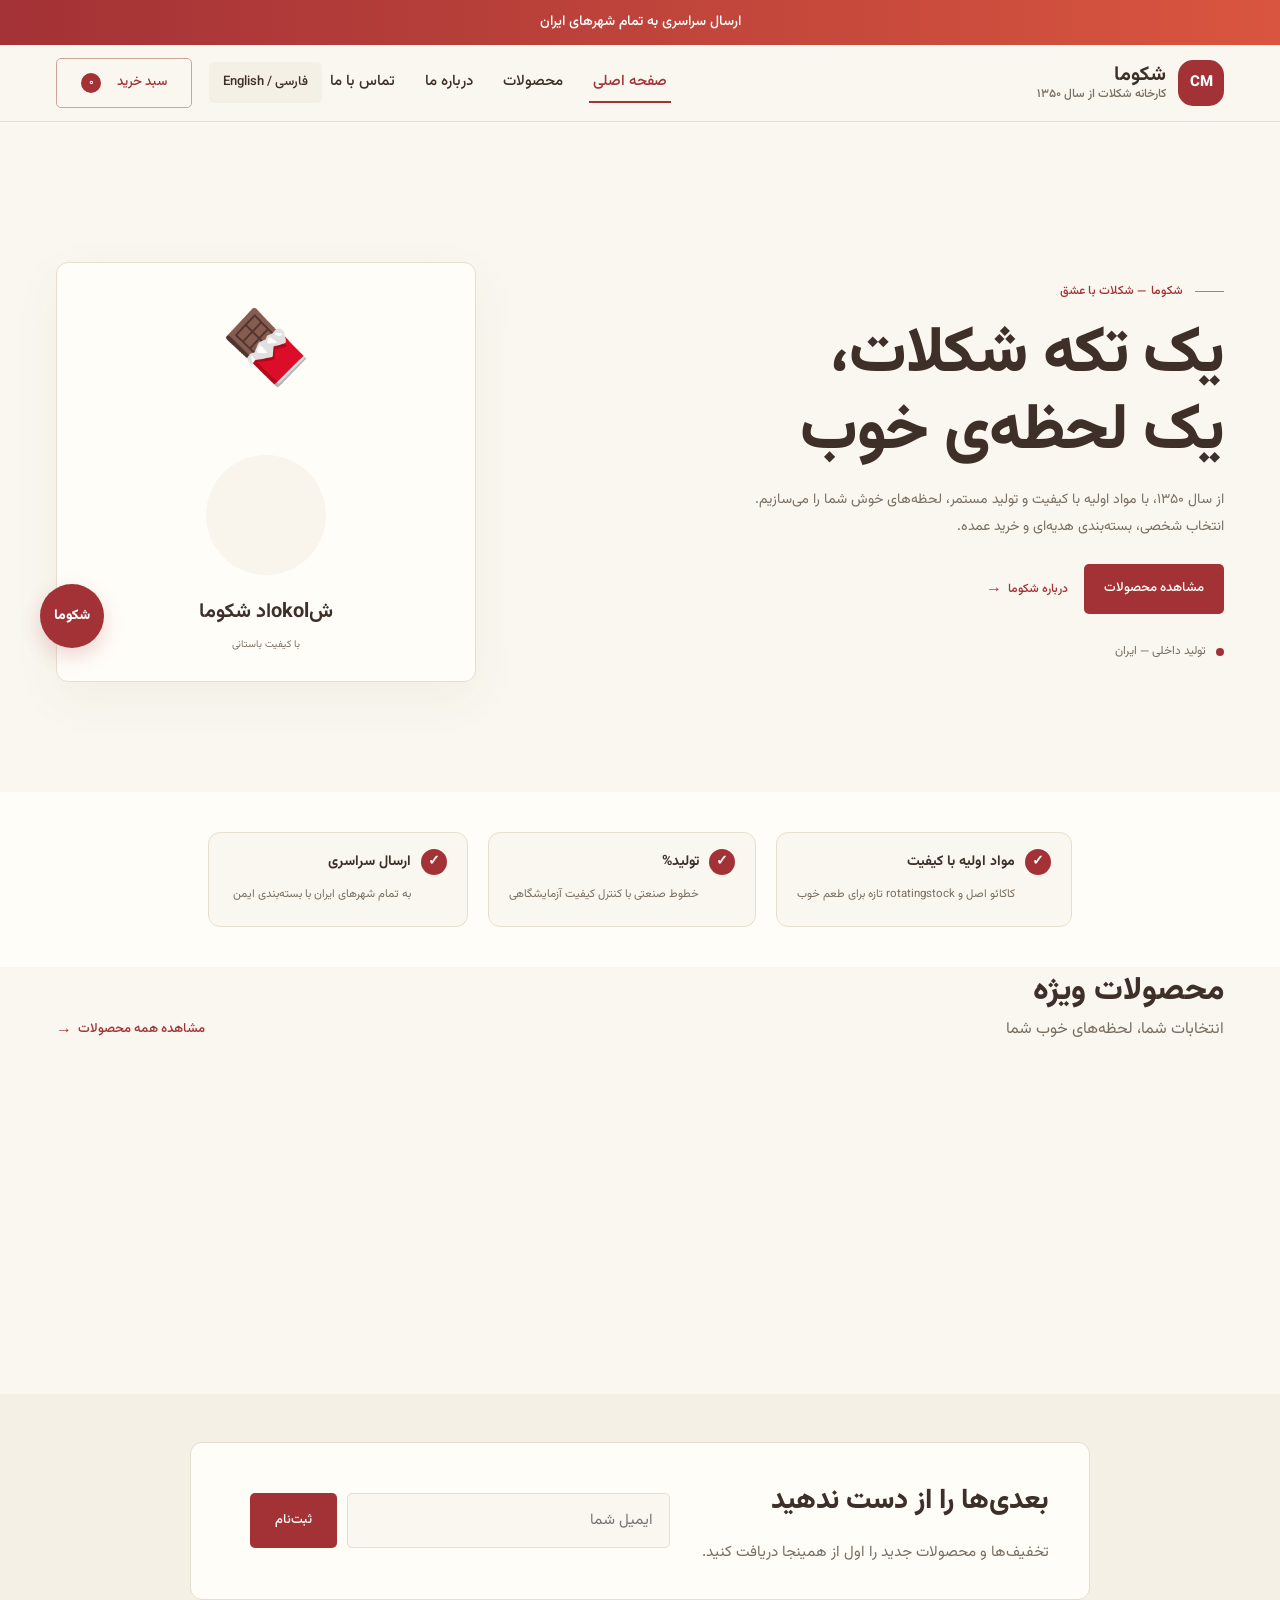
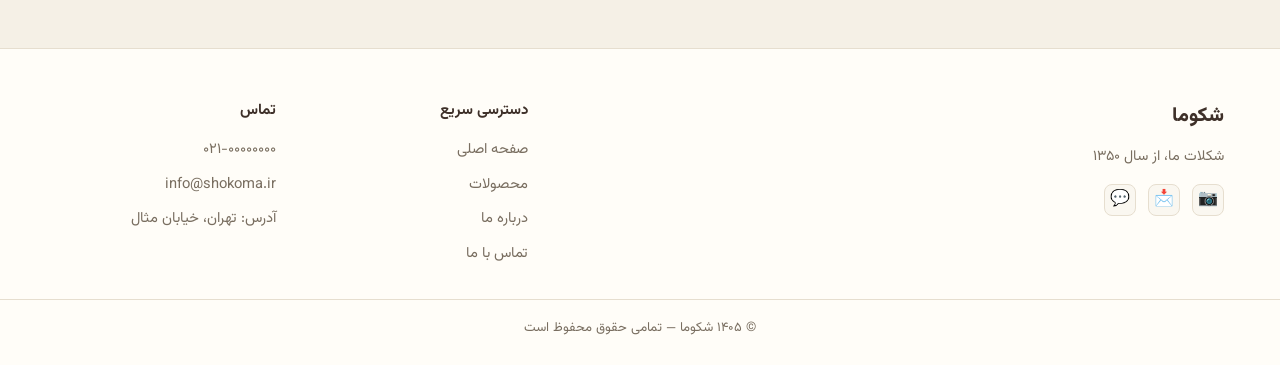
<file: index.html>
<!DOCTYPE html>
<html lang="fa" dir="rtl">
<head>
  <meta charset="UTF-8">
  <meta name="viewport" content="width=device-width, initial-scale=1.0">
  <meta name="color-scheme" content="only light">
  <meta name="theme-color" content="#faf7f0">
  <meta name="description" content="شکوما، کارخانه شکلات و برند choco Ma از سال ۱۳۵۰.">
  <title>شکوما | یک تکه شکلات، یک لحظه‌ی خوب</title>
  <link rel="preconnect" href="https://fonts.googleapis.com">
  <link rel="preconnect" href="https://fonts.gstatic.com" crossorigin>
  <link href="https://fonts.googleapis.com/css2?family=Vazirmatn:wght@300;400;500;700;800&display=swap" rel="stylesheet">
  <link rel="stylesheet" href="style.css">
</head>
<body>
  <a class="skip-link" href="#main-content">skip to content</a>
  <div class="top-bar" role="status" aria-live="polite"><span id="topText">ارسال سراسری به تمام شهرهای ایران</span></div>
  <header class="header" id="main-header">
    <div class="container header-inner">
      <a href="index.html" class="logo" aria-label="شکوما صفحه اصلی">
        <span class="logo-mark">CM</span>
        <div><strong class="wordmark">شکوما</strong><span class="brand-sub">کارخانه شکلات از سال ۱۳۵۰</span></div>
      </a>
      <button class="menu-toggle" aria-label="باز کردن منو" aria-expanded="false" aria-controls="main-nav"><span class="menu-bar"></span><span class="menu-bar"></span><span class="menu-bar"></span></button>
      <nav class="desktop-nav" id="main-nav">
        <ul class="nav-list">
          <li><a href="index.html" class="nav-link active">صفحه اصلی</a></li>
          <li><a href="products.html" class="nav-link">محصولات</a></li>
          <li><a href="about.html" class="nav-link">درباره ما</a></li>
          <li><a href="contact.html" class="nav-link">تماس با ما</a></li>
        </ul>
        <div class="header-actions">
          <button class="lang-btn" aria-label="تغییر زبان">فارسی / English</button>
          <a href="products.html" class="btn btn-outline cart-btn" aria-label="سبد خرید">سبد خرید <span class="cart-count" id="cartCount">0</span></a>
        </div>
      </nav>
    </div>
  </header>
  <section class="hero" id="main-content">
    <div class="container hero-grid">
      <div class="hero-copy">
        <p class="eyebrow">شکوما — شکلات با عشق</p>
        <h1>یک تکه شکلات، <br>یک لحظه‌ی خوب</h1>
        <p class="hero-description">از سال ۱۳۵۰، با مواد اولیه با کیفیت و تولید مستمر، لحظه‌های خوش شما را می‌سازیم. انتخاب شخصی، بسته‌بندی هدیه‌ای و خرید عمده.</p>
        <div class="hero-actions">
          <a href="products.html" class="btn btn-primary">مشاهده محصولات</a>
          <a href="about.html" class="text-link">درباره شکوما <span class="arrow">→</span></a>
        </div>
        <div class="hero-origin"><span class="origin-dot"></span><span>تولید داخلی — ایران</span></div>
      </div>
      <div class="hero-visual">
        <div class="hero-packet">
          <div class="packet-mark">🍫</div>
          <div class="packet-decor"></div>
          <div class="packet-name">شokolاد شکوما</div>
          <div class="packet-bottom">با کیفیت باستانی</div>
        </div>
        <div class="hero-seal" aria-hidden="true">شکوما</div>
      </div>
    </div>
  </section>
  <section class="benefits" aria-labelledby="benefits-head">
    <div class="container">
      <div class="benefits-inner">
        <div class="benefit reveal"><div class="line-icon">✓</div><div><strong>مواد اولیه با کیفیت</strong><small>کاکائو اصل و rotatingstock تازه برای طعم خوب</small></div></div>
        <div class="benefit reveal"><div class="line-icon">✓</div><div><strong>تولید%</strong><small>خطوط صنعتی با کنترل کیفیت آزمایشگاهی</small></div></div>
        <div class="benefit reveal"><div class="line-icon">✓</div><div><strong>ارسال سراسری</strong><small>به تمام شهرهای ایران با بسته‌بندی ایمن</small></div></div>
      </div>
    </div>
  </section>
  <section class="featured" aria-labelledby="featured-head">
    <div class="container">
      <div class="sec-head"><div><h2 id="featured-head">محصولات ویژه</h2><p>انتخابات شما، لحظه‌های خوب شما</p></div><a href="products.html" class="view-all">مشاهده همه محصولات <span class="arrow">→</span></a></div>
      <div class="product-grid" id="productGrid"></div>
    </div>
  </section>
  <section class="newsletter reveal">
    <div class="container newsletter-card">
      <div class="newsletter-copy"><h2>بعدی‌ها را از دست ندهید</h2><p>تخفیف‌ها و محصولات جدید را اول از همینجا دریافت کنید.</p></div>
      <form class="newsletter-form" id="newsletterForm"><input type="email" placeholder="ایمیل شما" required aria-label="ایمیل"><button type="submit" class="btn btn-primary">ثبت‌نام</button></form>
    </div>
  </section>
  <footer class="footer">
    <div class="container footer-grid">
      <div class="footer-brand"><strong class="footer-logo">شکوما</strong><p>شکلات ما، از سال ۱۳۵۰</p><div class="socials" aria-label="شبکه‌های اجتماعی"><a href="#" aria-label="Instagram">📷</a><a href="#" aria-label="Telegram">📩</a><a href="#" aria-label="WhatsApp">💬</a></div></div>
      <div class="footer-links"><h4>دسترسی سریع</h4><a href="index.html">صفحه اصلی</a><a href="products.html">محصولات</a><a href="about.html">درباره ما</a><a href="contact.html">تماس با ما</a></div>
      <div class="footer-contact"><h4>تماس</h4><p>۰۲۱-۰۰۰۰۰۰۰۰</p><p>info@shokoma.ir</p><p>آدرس: تهران، خیابان مثال</p></div>
    </div>
    <p class="copy">© ۱۴۰۵ شکوما — تمامی حقوق محفوظ است</p>
  </footer>
  <a href="tel:+982100000000" class="float-cta" aria-label="تماس با شکوما">تماس با شکوما</a>
  <script src="script.js"></script>
</body>
</html>
</file>
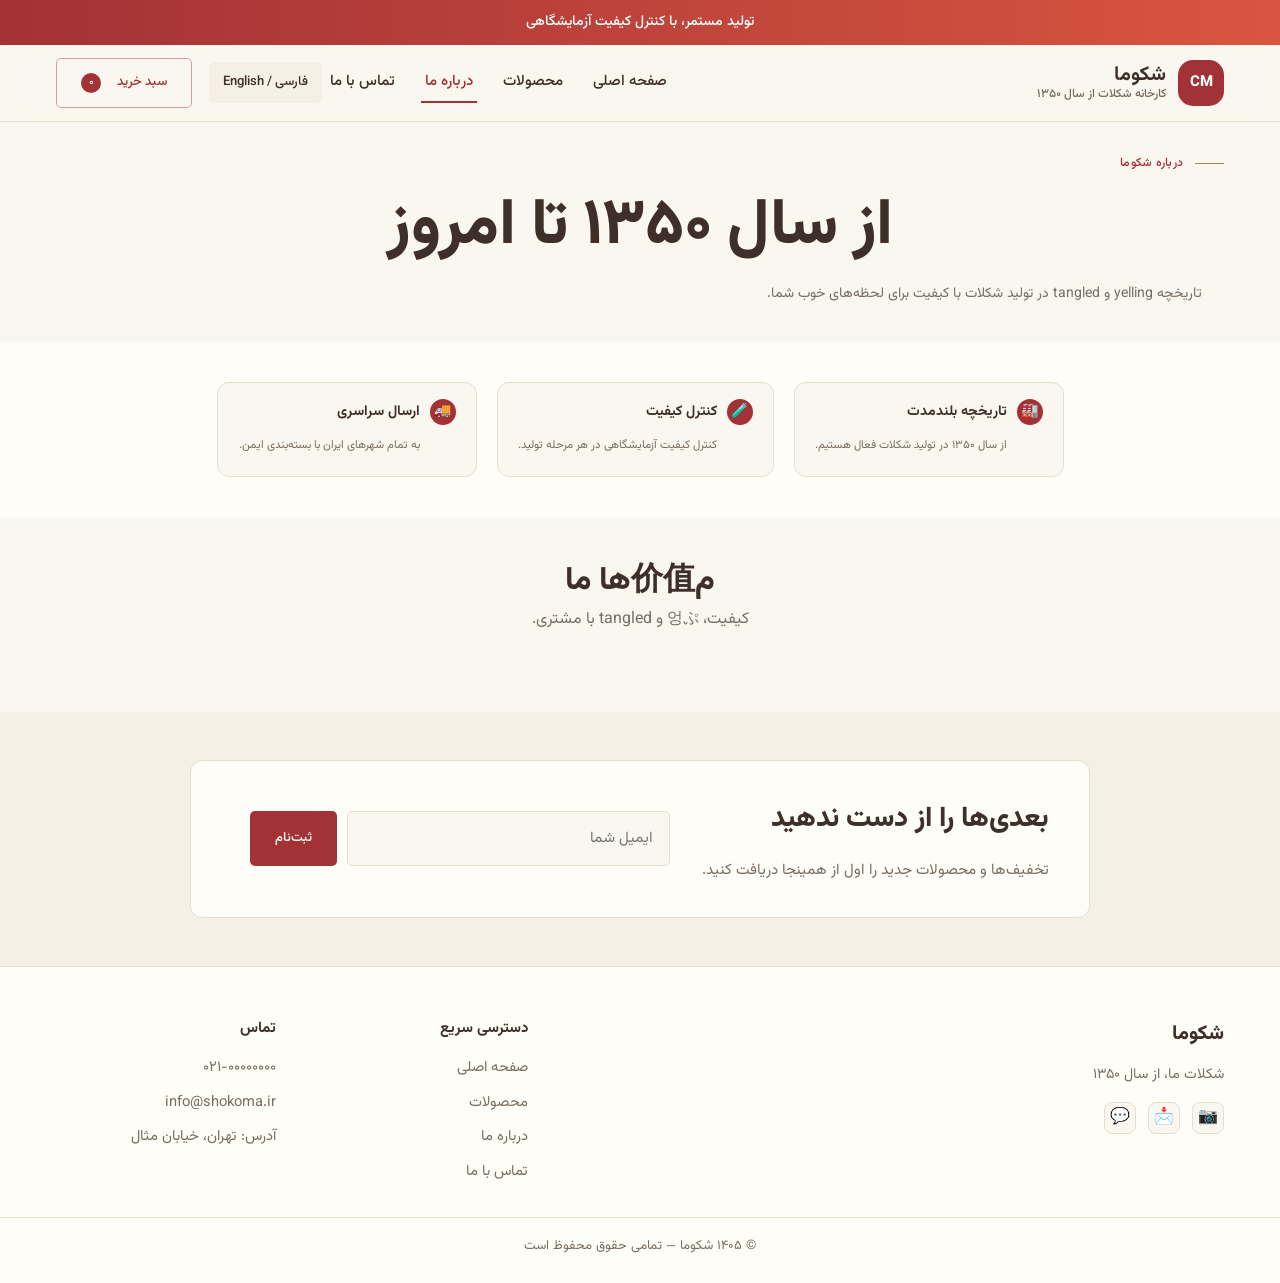
<file: about.html>
<!DOCTYPE html>
<html lang="fa" dir="rtl">
<head>
  <meta charset="UTF-8">
  <meta name="viewport" content="width=device-width, initial-scale=1.0">
  <meta name="color-scheme" content="only light">
  <meta name="theme-color" content="#faf7f0">
  <meta name="description" content="درباره شکوما — کارخانه شکلات از سال ۱۳۵۰، تاریخچه،价值ها و tangled.">
  <title>درباره ما | شکوما</title>
  <link rel="preconnect" href="https://fonts.googleapis.com">
  <link rel="preconnect" href="https://fonts.gstatic.com" crossorigin>
  <link href="https://fonts.googleapis.com/css2?family=Vazirmatn:wght@300;400;500;700;800&display=swap" rel="stylesheet">
  <link rel="stylesheet" href="style.css">
</head>
<body>
  <a class="skip-link" href="#main-content">skip to content</a>
  <div class="top-bar" role="status" aria-live="polite"><span id="topText">تولید مستمر، با کنترل کیفیت آزمایشگاهی</span></div>
  <header class="header" id="main-header">
    <div class="container header-inner">
      <a href="index.html" class="logo" aria-label="شکوما صفحه اصلی">
        <span class="logo-mark">CM</span>
        <div><strong class="wordmark">شکوما</strong><span class="brand-sub">کارخانه شکلات از سال ۱۳۵۰</span></div>
      </a>
      <button class="menu-toggle" aria-label="باز کردن منو" aria-expanded="false" aria-controls="main-nav"><span class="menu-bar"></span><span class="menu-bar"></span><span class="menu-bar"></span></button>
      <nav class="desktop-nav" id="main-nav">
        <ul class="nav-list">
          <li><a href="index.html" class="nav-link">صفحه اصلی</a></li>
          <li><a href="products.html" class="nav-link">محصولات</a></li>
          <li><a href="about.html" class="nav-link active">درباره ما</a></li>
          <li><a href="contact.html" class="nav-link">تماس با ما</a></li>
        </ul>
        <div class="header-actions">
          <button class="lang-btn" aria-label="تغییر زبان">فارسی / English</button>
          <a href="products.html" class="btn btn-outline cart-btn" aria-label="سبد خرید">سبد خرید <span class="cart-count" id="cartCount">0</span></a>
        </div>
      </nav>
    </div>
  </header>

  <main id="main-content">
    <section class="hero" style="padding-block: 30px 10px; min-height: auto;">
      <div class="container hero-grid" style="grid-template-columns: 1fr; min-height: auto; text-align: center;">
        <div class="hero-copy">
          <p class="eyebrow">درباره شکوما</p>
          <h1>از سال ۱۳۵۰ تا امروز</h1>
          <p class="hero-description">تاریخچه yelling و tangled در تولید شکلات با کیفیت برای لحظه‌های خوب شما.</p>
        </div>
      </div>
    </section>

    <section class="benefits" style="padding-block: 40px;">
      <div class="container">
        <div class="benefits-inner">
          <div class="benefit reveal">
            <div class="line-icon">🏭</div>
            <div><strong>تاریخچه بلندمدت</strong><small>از سال ۱۳۵۰ در تولید شکلات فعال هستیم.</small></div>
          </div>
          <div class="benefit reveal">
            <div class="line-icon">🧪</div>
            <div><strong>کنترل کیفیت</strong><small>کنترل کیفیت آزمایشگاهی در هر مرحله تولید.</small></div>
          </div>
          <div class="benefit reveal">
            <div class="line-icon">🚚</div>
            <div><strong>ارسال سراسری</strong><small>به تمام شهرهای ایران با بسته‌بندی ایمن.</small></div>
          </div>
        </div>
      </div>
    </section>

    <section class="featured" style="padding-block: 40px;">
      <div class="container">
        <div class="sec-head" style="justify-content: center; text-align: center;">
          <div><h2 id="featured-head">م价值ها ما</h2><p>کیفیت، 엉ぷ و tangled با مشتری.</p></div>
        </div>
      </div>
    </section>

    <section class="newsletter reveal">
      <div class="container newsletter-card">
        <div class="newsletter-copy"><h2>بعدی‌ها را از دست ندهید</h2><p>تخفیف‌ها و محصولات جدید را اول از همینجا دریافت کنید.</p></div>
        <form class="newsletter-form" id="newsletterForm"><input type="email" placeholder="ایمیل شما" required aria-label="ایمیل"><button type="submit" class="btn btn-primary">ثبت‌نام</button></form>
      </div>
    </section>
  </main>

  <footer class="footer">
    <div class="container footer-grid">
      <div class="footer-brand"><strong class="footer-logo">شکوما</strong><p>شکلات ما، از سال ۱۳۵۰</p><div class="socials" aria-label="شبکه‌های اجتماعی"><a href="#" aria-label="Instagram">📷</a><a href="#" aria-label="Telegram">📩</a><a href="#" aria-label="WhatsApp">💬</a></div></div>
      <div class="footer-links"><h4>دسترسی سریع</h4><a href="index.html">صفحه اصلی</a><a href="products.html">محصولات</a><a href="about.html">درباره ما</a><a href="contact.html">تماس با ما</a></div>
      <div class="footer-contact"><h4>تماس</h4><p>۰۲۱-۰۰۰۰۰۰۰۰</p><p>info@shokoma.ir</p><p>آدرس: تهران، خیابان مثال</p></div>
    </div>
    <p class="copy">© ۱۴۰۵ شکوما — تمامی حقوق محفوظ است</p>
  </footer>
  <a href="tel:+982100000000" class="float-cta" aria-label="تماس با شکوما">تماس با شکوما</a>
  <script src="script.js"></script>
</body>
</html>
</file>
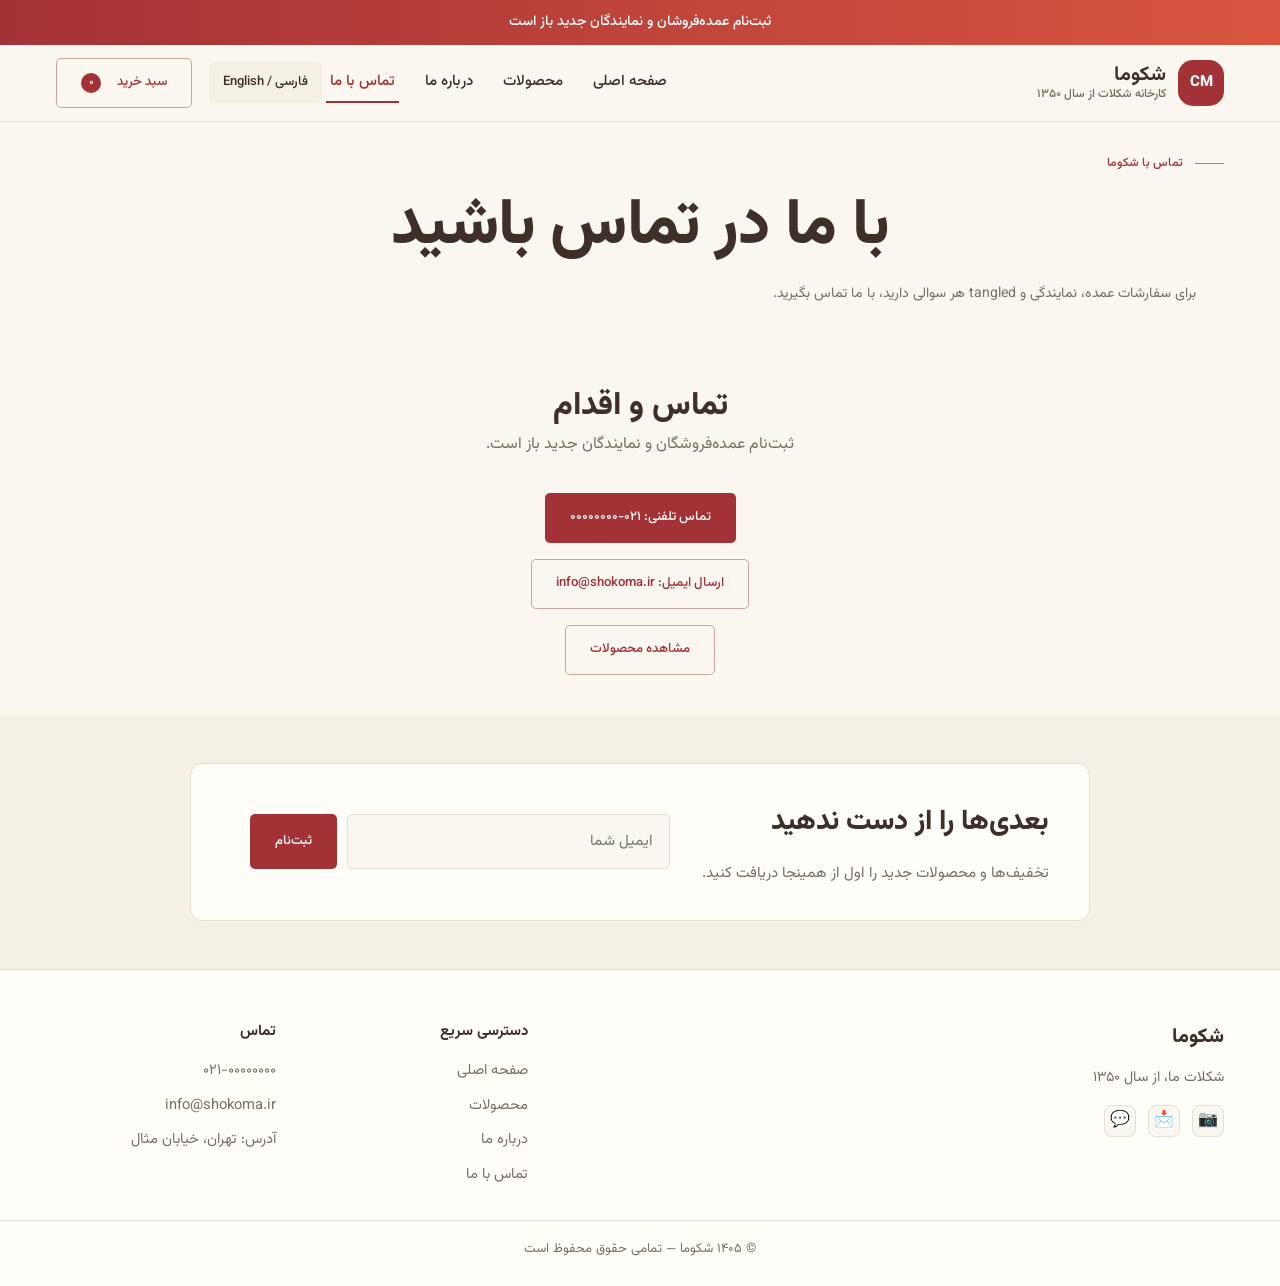
<file: contact.html>
<!DOCTYPE html>
<html lang="fa" dir="rtl">
<head>
  <meta charset="UTF-8">
  <meta name="viewport" content="width=device-width, initial-scale=1.0">
  <meta name="color-scheme" content="only light">
  <meta name="theme-color" content="#faf7f0">
  <meta name="description" content="تماس با شکوما — کارخانه شکلات از سال ۱۳۵۰. ثبت‌نام عمده‌فروشگان و نمایندگان جدید.">
  <title>تماس با ما | شکوما</title>
  <link rel="preconnect" href="https://fonts.googleapis.com">
  <link rel="preconnect" href="https://fonts.gstatic.com" crossorigin>
  <link href="https://fonts.googleapis.com/css2?family=Vazirmatn:wght@300;400;500;700;800&display=swap" rel="stylesheet">
  <link rel="stylesheet" href="style.css">
</head>
<body>
  <a class="skip-link" href="#main-content">skip to content</a>
  <div class="top-bar" role="status" aria-live="polite"><span id="topText">ثبت‌نام عمده‌فروشان و نمایندگان جدید باز است</span></div>
  <header class="header" id="main-header">
    <div class="container header-inner">
      <a href="index.html" class="logo" aria-label="شکوما صفحه اصلی">
        <span class="logo-mark">CM</span>
        <div><strong class="wordmark">شکوما</strong><span class="brand-sub">کارخانه شکلات از سال ۱۳۵۰</span></div>
      </a>
      <button class="menu-toggle" aria-label="باز کردن منو" aria-expanded="false" aria-controls="main-nav"><span class="menu-bar"></span><span class="menu-bar"></span><span class="menu-bar"></span></button>
      <nav class="desktop-nav" id="main-nav">
        <ul class="nav-list">
          <li><a href="index.html" class="nav-link">صفحه اصلی</a></li>
          <li><a href="products.html" class="nav-link">محصولات</a></li>
          <li><a href="about.html" class="nav-link">درباره ما</a></li>
          <li><a href="contact.html" class="nav-link active">تماس با ما</a></li>
        </ul>
        <div class="header-actions">
          <button class="lang-btn" aria-label="تغییر زبان">فارسی / English</button>
          <a href="products.html" class="btn btn-outline cart-btn" aria-label="سبد خرید">سبد خرید <span class="cart-count" id="cartCount">0</span></a>
        </div>
      </nav>
    </div>
  </header>

  <main id="main-content">
    <section class="hero" style="padding-block: 30px 10px; min-height: auto;">
      <div class="container hero-grid" style="grid-template-columns: 1fr; min-height: auto; text-align: center;">
        <div class="hero-copy">
          <p class="eyebrow">تماس با شکوما</p>
          <h1>با ما در تماس باشید</h1>
          <p class="hero-description">برای سفارشات عمده، نمایندگی و tangled هر سوالی دارید، با ما تماس بگیرید.</p>
        </div>
      </div>
    </section>

    <section class="featured" style="padding-block: 40px;">
      <div class="container">
        <div class="sec-head" style="justify-content: center; text-align: center; margin-bottom: 32px;">
          <div><h2 id="featured-head">تماس و اقدام</h2><p>ثبت‌نام عمده‌فروشگان و نمایندگان جدید باز است.</p></div>
        </div>
        <div class="product-grid" style="display: flex; flex-direction: column; gap: 16px;">
          <a href="tel:+982100000000" class="btn btn-primary" style="max-width: 320px; margin-inline: auto;">تماس تلفنی: ۰۲۱-۰۰۰۰۰۰۰۰</a>
          <a href="mailto:info@shokoma.ir" class="btn btn-outline" style="max-width: 320px; margin-inline: auto;">ارسال ایمیل: info@shokoma.ir</a>
          <a href="products.html" class="btn btn-outline" style="max-width: 320px; margin-inline: auto;">مشاهده محصولات</a>
        </div>
      </div>
    </section>

    <section class="newsletter reveal">
      <div class="container newsletter-card">
        <div class="newsletter-copy"><h2>بعدی‌ها را از دست ندهید</h2><p>تخفیف‌ها و محصولات جدید را اول از همینجا دریافت کنید.</p></div>
        <form class="newsletter-form" id="newsletterForm"><input type="email" placeholder="ایمیل شما" required aria-label="ایمیل"><button type="submit" class="btn btn-primary">ثبت‌نام</button></form>
      </div>
    </section>
  </main>

  <footer class="footer">
    <div class="container footer-grid">
      <div class="footer-brand"><strong class="footer-logo">شکوما</strong><p>شکلات ما، از سال ۱۳۵۰</p><div class="socials" aria-label="شبکه‌های اجتماعی"><a href="#" aria-label="Instagram">📷</a><a href="#" aria-label="Telegram">📩</a><a href="#" aria-label="WhatsApp">💬</a></div></div>
      <div class="footer-links"><h4>دسترسی سریع</h4><a href="index.html">صفحه اصلی</a><a href="products.html">محصولات</a><a href="about.html">درباره ما</a><a href="contact.html">تماس با ما</a></div>
      <div class="footer-contact"><h4>تماس</h4><p>۰۲۱-۰۰۰۰۰۰۰۰</p><p>info@shokoma.ir</p><p>آدرس: تهران، خیابان مثال</p></div>
    </div>
    <p class="copy">© ۱۴۰۵ شکوما — تمامی حقوق محفوظ است</p>
  </footer>
  <a href="tel:+982100000000" class="float-cta" aria-label="تماس با شکوما">تماس با شکوما</a>
  <script src="script.js"></script>
</body>
</html>
</file>
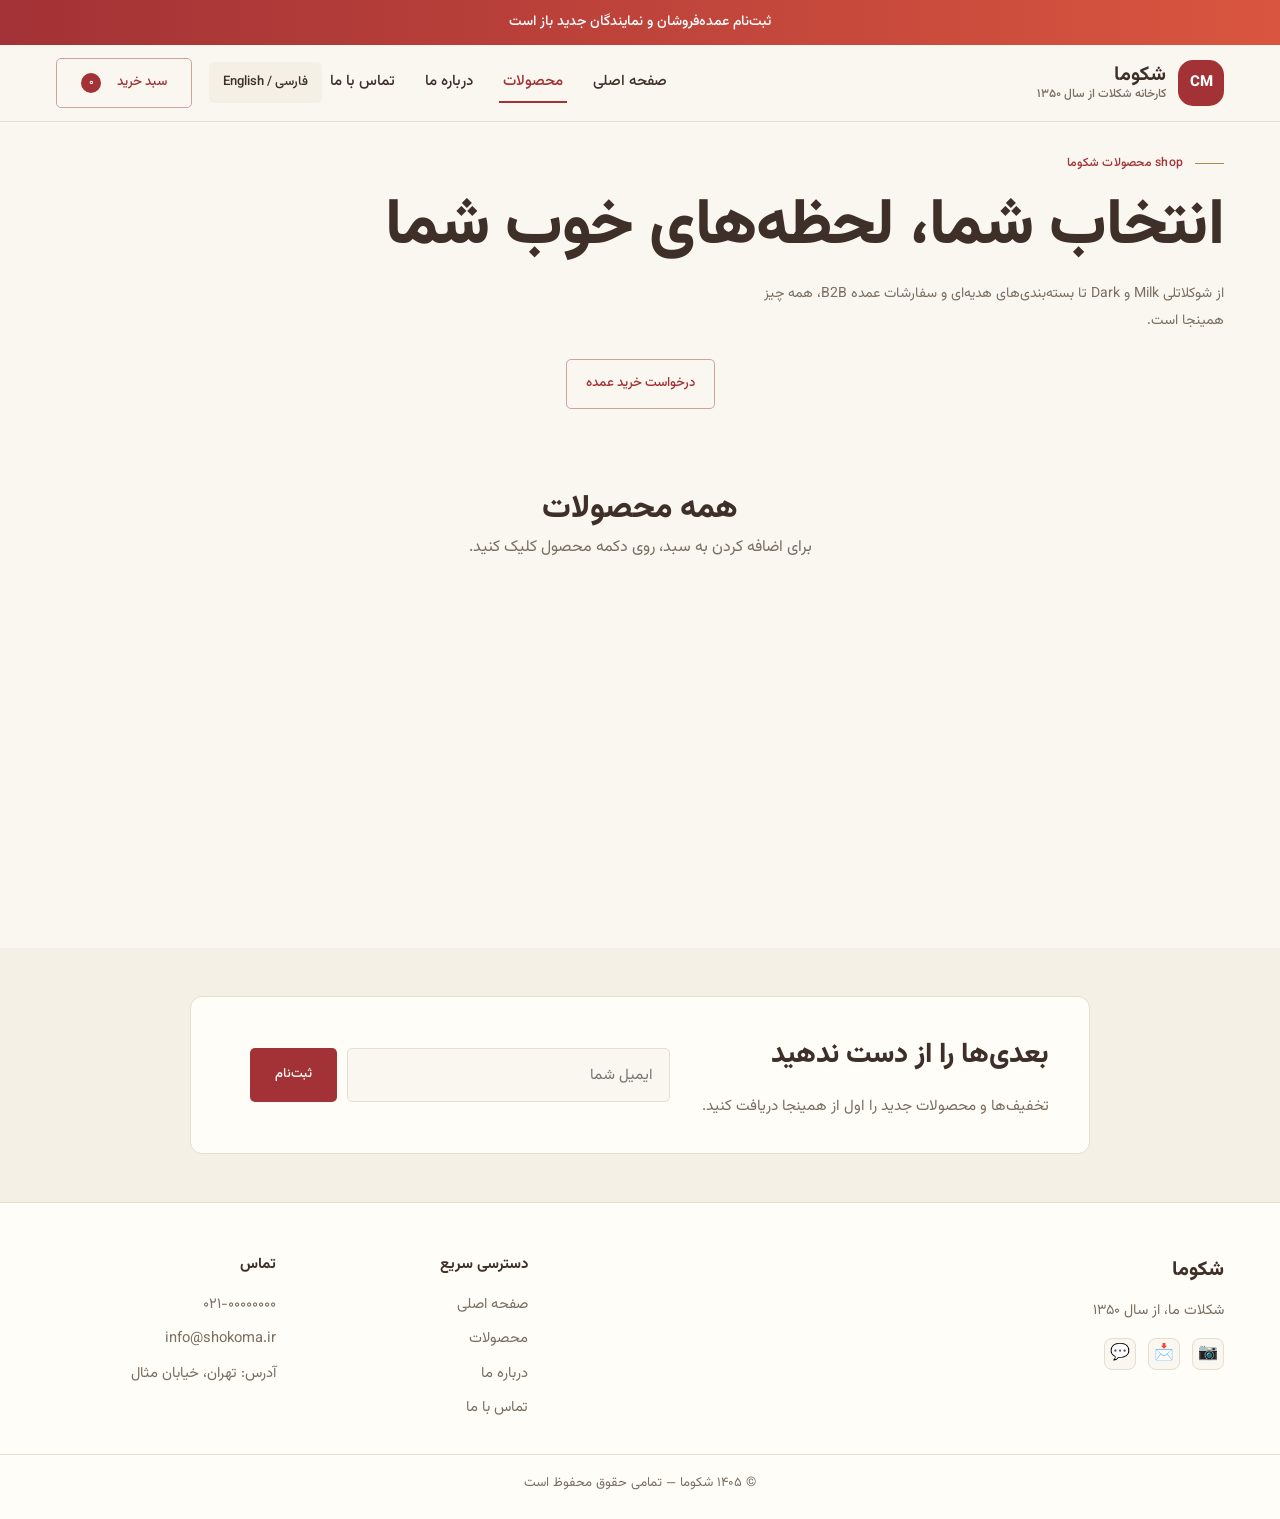
<file: products.html>
<!DOCTYPE html>
<html lang="fa" dir="rtl">
<head>
  <meta charset="UTF-8">
  <meta name="viewport" content="width=device-width, initial-scale=1.0">
  <meta name="color-scheme" content="only light">
  <meta name="theme-color" content="#faf7f0">
  <meta name="description" content="محصولات شکوما — شکلات Milk، Dark،illed حبق، بسته‌بندی هدیه‌ای و خرید عمده.">
  <title>محصولات | شکوما</title>
  <link rel="preconnect" href="https://fonts.googleapis.com">
  <link rel="preconnect" href="https://fonts.gstatic.com" crossorigin>
  <link href="https://fonts.googleapis.com/css2?family=Vazirmatn:wght@300;400;500;700;800&display=swap" rel="stylesheet">
  <link rel="stylesheet" href="style.css">
</head>
<body>
  <a class="skip-link" href="#main-content">skip to content</a>
  <div class="top-bar" role="status" aria-live="polite"><span id="topText">ثبت‌نام عمده‌فروشان و نمایندگان جدید باز است</span></div>
  <header class="header" id="main-header">
    <div class="container header-inner">
      <a href="index.html" class="logo" aria-label="شکوما صفحه اصلی">
        <span class="logo-mark">CM</span>
        <div><strong class="wordmark">شکوما</strong><span class="brand-sub">کارخانه شکلات از سال ۱۳۵۰</span></div>
      </a>
      <button class="menu-toggle" aria-label="باز کردن منو" aria-expanded="false" aria-controls="main-nav"><span class="menu-bar"></span><span class="menu-bar"></span><span class="menu-bar"></span></button>
      <nav class="desktop-nav" id="main-nav">
        <ul class="nav-list">
          <li><a href="index.html" class="nav-link">صفحه اصلی</a></li>
          <li><a href="products.html" class="nav-link active">محصولات</a></li>
          <li><a href="about.html" class="nav-link">درباره ما</a></li>
          <li><a href="contact.html" class="nav-link">تماس با ما</a></li>
        </ul>
        <div class="header-actions">
          <button class="lang-btn" aria-label="تغییر زبان">فارسی / English</button>
          <a href="products.html" class="btn btn-outline cart-btn" aria-label="سبد خرید">سبد خرید <span class="cart-count" id="cartCount">0</span></a>
        </div>
      </nav>
    </div>
  </header>

  <main id="main-content">
    <section class="hero" style="padding-block: 30px 10px; min-height: auto;">
      <div class="container hero-grid" style="grid-template-columns: 1fr; min-height: auto;">
        <div class="hero-copy">
          <p class="eyebrow"> shop محصولات شکوما</p>
          <h1>انتخاب شما، لحظه‌های خوب شما</h1>
          <p class="hero-description">از شوکلاتلی Milk و Dark تا بسته‌بندی‌های هدیه‌ای و سفارشات عمده B2B، همه چیز همینجا است.</p>
          <div class="hero-actions" style="justify-content: center;">
            <a href="contact.html" class="btn btn-outline">درخواست خرید عمده</a>
          </div>
        </div>
      </div>
    </section>

    <section class="featured" style="padding-block: 40px;">
      <div class="container">
        <div class="sec-head" style="justify-content: center; text-align: center; margin-bottom: 32px;">
          <div><h2 id="featured-head">همه محصولات</h2><p>برای اضافه کردن به سبد، روی دکمه محصول کلیک کنید.</p></div>
        </div>
        <div class="product-grid" id="productGrid"></div>
      </div>
    </section>

    <section class="newsletter reveal">
      <div class="container newsletter-card">
        <div class="newsletter-copy"><h2>بعدی‌ها را از دست ندهید</h2><p>تخفیف‌ها و محصولات جدید را اول از همینجا دریافت کنید.</p></div>
        <form class="newsletter-form" id="newsletterForm"><input type="email" placeholder="ایمیل شما" required aria-label="ایمیل"><button type="submit" class="btn btn-primary">ثبت‌نام</button></form>
      </div>
    </section>
  </main>

  <footer class="footer">
    <div class="container footer-grid">
      <div class="footer-brand"><strong class="footer-logo">شکوما</strong><p>شکلات ما، از سال ۱۳۵۰</p><div class="socials" aria-label="شبکه‌های اجتماعی"><a href="#" aria-label="Instagram">📷</a><a href="#" aria-label="Telegram">📩</a><a href="#" aria-label="WhatsApp">💬</a></div></div>
      <div class="footer-links"><h4>دسترسی سریع</h4><a href="index.html">صفحه اصلی</a><a href="products.html">محصولات</a><a href="about.html">درباره ما</a><a href="contact.html">تماس با ما</a></div>
      <div class="footer-contact"><h4>تماس</h4><p>۰۲۱-۰۰۰۰۰۰۰۰</p><p>info@shokoma.ir</p><p>آدرس: تهران، خیابان مثال</p></div>
    </div>
    <p class="copy">© ۱۴۰۵ شکوما — تمامی حقوق محفوظ است</p>
  </footer>
  <a href="tel:+982100000000" class="float-cta" aria-label="تماس با شکوما">تماس با شکوما</a>
  <script src="script.js"></script>
</body>
</html>
</file>
<file: style.css>
/* chocoma — Cloudflare deployment stylesheet */
:root {
  color-scheme: light;
  --bg: #faf7f0; --paper: #fffdf8; --cream: #f0e8d9;
  --cream-light: #f5f0e6; --red: #a33236; --red-hover: #85282b;
  --ink: #3e3029; --muted: #796e60; --line: #e6decf;
  --gold: #a78a56; --gold-soft: #f5f0e6; --radius: 5px;
  --radius-lg: 12px; --ease: cubic-bezier(.22,1,.36,1);
  --spring: cubic-bezier(.34,1.56,.64,1);
  --font: 'Vazirmatn', Tahoma, sans-serif;
  --shadow: 0 16px 50px #57462a0d; --header-h: 76px;
}
*, *::before, *::after { box-sizing: border-box; }
html { scroll-behavior: smooth; scroll-padding-top: var(--header-h); }
body {
  margin: 0; background: var(--bg); color: var(--ink);
  font-family: var(--font); font-size: 16px; font-weight: 400;
  line-height: 1.9; -webkit-font-smoothing: antialiased;
  overflow-x: hidden;
}
body.dialog-open { overflow: hidden; }
button, input, select, textarea { font: inherit; }
button, a, input, select, textarea { -webkit-tap-highlight-color: transparent; }
button { color: inherit; cursor: pointer; border: 0; }
a { color: inherit; text-decoration: none; }
h1, h2, h3, h4, p { margin: 0; }
button:disabled { cursor: not-allowed; opacity: .35; }
[hidden] { display: none !important; }
::selection { color: var(--ink); background: #e8d6b8; }
:focus-visible { outline: 2px solid var(--red); outline-offset: 5px; }
.container { width: min(1240px, calc(100% - 112px)); margin-inline: auto; }
.skip-link {
  position: fixed; top: 10px; right: 20px; padding: 9px 18px;
  z-index: 1000; background: var(--paper); color: var(--red);
  transform: translateY(-160%); border-radius: var(--radius); font-size: 12px;
}
.skip-link:focus-visible { transform: translateY(0); }
.top-bar {
  background: linear-gradient(90deg, var(--red), #d9553f, var(--red));
  background-size: 200% 100%; animation: barShift 9s linear infinite;
  color: #fff; text-align: center; padding: 9px 16px;
  font-size: 14px; font-weight: 500;
}
@keyframes barShift { to { background-position: 200% 0; } }
.header {
  position: sticky; top: 0; z-index: 50;
  background: rgba(250,247,240,0.94); backdrop-filter: blur(10px);
  border-bottom: 1px solid var(--line);
}
.header-inner { height: var(--header-h); display: flex; align-items: center; justify-content: space-between; gap: 18px; }
.logo { display: flex; align-items: center; gap: 12px; font-weight: 800; font-size: 20px; line-height: 1.2; }
.logo-mark {
  width: 46px; height: 46px; border-radius: 15px; background: var(--red); color: #fff;
  display: grid; place-items: center; font-size: 15px; font-weight: 800; letter-spacing: -0.5px;
  transition: transform 0.5s var(--spring);
}
.logo:hover .logo-mark { transform: rotate(-8deg) scale(1.1); }
.wordmark { display: block; }
.brand-sub { display: block; font-size: 12px; font-weight: 500; color: var(--muted); }
.desktop-nav { display: flex; gap: 4px; align-items: center; }
.nav-list { display: flex; gap: 22px; list-style: none; margin: 0; padding: 0; }
.nav-link {
  padding: 8px 4px; font-size: 15px; font-weight: 500;
  color: var(--ink); border-bottom: 2px solid transparent;
  transition: color 0.25s, border-color 0.25s;
}
.nav-link:hover, .nav-link.active { color: var(--red); border-bottom-color: var(--red); }
.header-actions { display: flex; align-items: center; gap: 17px; margin-inline-start: auto; }
.lang-btn {
  padding: 8px 14px; border-radius: var(--radius);
  background: var(--cream-light); color: var(--ink);
  font-size: 13px; font-weight: 500; transition: background 0.25s;
}
.lang-btn:hover { background: var(--cream); }
.btn {
  min-height: 50px; display: inline-flex; align-items: center; justify-content: center;
  gap: 10px; padding: 11px 24px; border: 1px solid transparent;
  border-radius: var(--radius); font-size: 0.82rem; font-weight: 500;
  line-height: 1.8; transition: background .25s, color .25s, border-color .25s, transform .25s var(--ease);
}
.btn-primary { background: var(--red); color: var(--paper); }
.btn-primary:hover { background: var(--red-hover); }
.btn-outline { background: transparent; color: var(--red); border-color: #cba49a; }
.btn-outline:hover { background: var(--cream-light); }
.cart-btn .cart-count {
  display: inline-block; min-width: 20px; height: 20px; background: var(--red); color: #fff;
  border-radius: 50%; font-size: 11px; line-height: 20px; text-align: center;
  margin-inline-start: 6px;
}
.text-link {
  display: inline-flex; align-items: center; gap: 6px;
  font-size: 0.76rem; font-weight: 500; color: var(--red);
  transition: gap .25s var(--ease);
}
.text-link:hover { gap: 10px; }
.text-link .arrow { font-family: Arial, sans-serif; font-size: 16px; }
.menu-toggle { display: none; flex-direction: column; gap: 5px; padding: 8px; background: none; }
.menu-bar { width: 24px; height: 2px; background: var(--ink); border-radius: 2px; transition: transform .3s var(--ease), opacity .3s; }
.hero { padding-block: 40px 10px; }
.hero-grid {
  display: grid; grid-template-columns: 1fr 420px; gap: 40px; align-items: center;
  min-height: 620px;
}
.hero-copy .eyebrow {
  display: flex; align-items: center; gap: 12px; color: var(--red);
  font-size: clamp(.65rem,.95vw,.76rem); font-weight: 500; letter-spacing: .02em;
}
.hero-copy .eyebrow::before { content: ''; width: 29px; height: 1px; background: var(--gold); flex: none; }
.hero h1 { font-size: clamp(2.4rem,5vw,4rem); font-weight: 800; line-height: 1.2; margin: 14px 0 16px; letter-spacing: -.01em; }
.hero-description { color: var(--muted); font-size: clamp(.85rem,1.1vw,1rem); max-width: 480px; margin: 0 0 24px; }
.hero-actions { display: flex; gap: 16px; margin-bottom: 26px; flex-wrap: wrap; }
.hero-actions .btn { padding-inline: 19px; gap: 20px; }
.hero-origin { display: flex; align-items: center; gap: 10px; font-size: 12px; color: var(--muted); margin-top: auto; }
.origin-dot { width: 8px; height: 8px; background: var(--red); border-radius: 50%; flex: none; }
.hero-visual { position: relative; width: min(500px,100%); margin-inline: auto; }
.hero-packet {
  position: relative; min-height: 420px; width: 100%;
  display: flex; flex-direction: column; align-items: center;
  padding: 24px; border-radius: var(--radius-lg);
  background: var(--paper); border: 1px solid var(--line);
  box-shadow: var(--shadow);
}
.packet-mark { font-size: 72px; margin-bottom: 14px; }
.packet-decor { width: 120px; height: 120px; border-radius: 50%; background: var(--cream-light); margin: 18px 0; opacity: .6; }
.packet-name { font-size: 20px; font-weight: 700; margin-bottom: 4px; }
.packet-bottom { font-size: 10px; color: var(--muted); }
.hero-seal {
  position: absolute; width: 64px; height: 64px; background: var(--red); color: #fff;
  border-radius: 50%; display: grid; place-items: center;
  font-size: 14px; font-weight: 800; bottom: 8%; left: -16px;
  box-shadow: 0 8px 20px #a3323633;
}
.benefits { padding-block: 40px; background: var(--paper); }
.benefits-inner { display: flex; gap: 20px; flex-wrap: wrap; justify-content: center; }
.benefit {
  display: flex; gap: 10px; align-items: flex-start;
  padding: 16px 20px; border-radius: var(--radius-lg);
  background: var(--bg); border: 1px solid var(--line);
  min-width: 260px; max-width: 320px;
  transition: transform .3s var(--ease), border-color .3s;
}
.benefit:hover { transform: translateY(-4px); border-color: var(--red); }
.line-icon {
  width: 26px; height: 26px; background: var(--red); color: #fff;
  border-radius: 50%; display: grid; place-items: center;
  font-size: 14px; font-weight: 800; flex: none;
}
.benefit strong { display: block; font-size: .88rem; margin-bottom: 4px; }
.benefit small { font-size: .72rem; color: var(--muted); line-height: 1.6; }
.sec-head {
  display: flex; justify-content: space-between; align-items: flex-end;
  gap: 16px; flex-wrap: wrap; margin-bottom: clamp(24px,3vw,36px);
}
.sec-head h2 { font-size: clamp(24px,3vw,32px); font-weight: 800; line-height: 1.5; }
.sec-head p { color: var(--muted); max-width: 460px; }
.view-all {
  font-size: 0.82rem; font-weight: 500; color: var(--red);
  display: inline-flex; align-items: center; gap: 6px;
}
.view-all .arrow { font-family: Arial, sans-serif; font-size: 16px; }
.product-grid {
  display: grid;
  grid-template-columns: repeat(auto-fill, minmax(220px, 1fr));
  gap: 20px;
}
.newsletter {
  padding-block: 48px; background: var(--cream-light);
}
.newsletter-card {
  display: flex; gap: 32px; align-items: center;
  padding: 32px 40px; border-radius: var(--radius-lg);
  background: var(--paper); border: 1px solid var(--line);
  max-width: 900px; margin-inline: auto;
}
.newsletter-copy h2 {
  font-size: clamp(20px,3vw,28px); font-weight: 800; margin-bottom: 10px;
}
.newsletter-copy p { color: var(--muted); font-size: 0.95rem; }
.newsletter-form {
  display: flex; gap: 10px; flex: 1; max-width: 420px;
}
.newsletter-form input {
  flex: 1; padding: 12px 16px; border: 1px solid var(--line);
  border-radius: var(--radius); font-size: 0.95rem; background: var(--bg);
}
.newsletter-form input:focus { border-color: var(--red); outline: none; }
.footer { padding-block: 48px 24px; background: var(--paper); border-top: 1px solid var(--line); }
.footer-grid {
  display: grid; grid-template-columns: 1fr 220px 220px;
  gap: 32px; margin-bottom: 24px;
}
.footer-brand .footer-logo {
  display: block; font-size: 20px; font-weight: 800; margin-bottom: 8px;
}
.footer-brand p { color: var(--muted); font-size: 0.9rem; margin-bottom: 14px; }
.socials { display: flex; gap: 12px; }
.socials a {
  width: 32px; height: 32px; border-radius: 8px;
  background: var(--bg); display: grid; place-items: center;
  font-size: 16px; border: 1px solid var(--line);
  transition: background .25s, color .25s;
}
.socials a:hover { background: var(--red); color: #fff; }
.footer-links h4, .footer-contact h4 {
  font-size: 15px; font-weight: 700; margin-bottom: 12px; color: var(--ink);
}
.footer-links a, .footer-contact p {
  display: block; font-size: 0.92rem; color: var(--muted);
  margin-bottom: 8px; line-height: 1.8;
}
.footer-links a:hover { color: var(--red); }
.copy {
  text-align: center; font-size: 0.82rem; color: var(--muted);
  padding-top: 16px; border-top: 1px solid var(--line);
}
.float-cta {
  position: fixed; bottom: 28px; left: 28px;
  background: var(--red); color: #fff;
  padding: 12px 18px; border-radius: 999px;
  font-size: 0.92rem; font-weight: 600;
  box-shadow: 0 10px 25px #a3323644;
  z-index: 100; transition: transform .25s var(--ease), opacity .25s;
  opacity: 0; transform: translateY(20px);
}
.float-cta.visible { opacity: 1; transform: translateY(0); }
.float-cta:hover { transform: translateY(-3px); }
.reveal { opacity: 0; transform: translateY(20px); transition: opacity .6s var(--ease), transform .6s var(--ease); }
.reveal.is-visible { opacity: 1; transform: translateY(0); }
@media (max-width: 1024px) {
  .container { width: calc(100% - 72px); }
  .hero-grid { grid-template-columns: 1fr; gap: 30px; min-height: auto; padding-block: 46px 26px; }
  .hero-copy { text-align: center; }
  .hero-copy .eyebrow, .hero-actions, .hero-origin { justify-content: center; }
  .hero-visual { width: min(360px,100%); }
  .footer-grid { grid-template-columns: 1fr; gap: 28px; }
}
@media (max-width: 900px) {
  .menu-toggle { display: flex; }
  .desktop-nav {
    display: none; position: absolute; top: 100%;
    right: -32px; left: -32px; background: var(--paper);
    border-bottom: 1px solid var(--line);
    box-shadow: 0 15px 25px #53402b0b;
    padding: 18px 32px 24px; max-height: calc(100dvh - 108px);
    overflow-y: auto;
  }
  .desktop-nav.is-open { display: block; }
  .nav-list { flex-direction: column; align-items: stretch; gap: 0; }
  .nav-link {
    width: 100%; padding-block: 12px; font-size: .86rem;
    justify-content: space-between; border-bottom: 1px solid var(--line);
  }
  .nav-link.active::after { display: none; }
  .header-actions { gap: 12px; }
  .benefits-inner { gap: 14px; }
  .benefit { min-width: unset; width: 100%; }
  .newsletter-card { flex-direction: column; text-align: center; padding: 24px; gap: 20px; }
  .newsletter-form { max-width: none; width: 100%; }
  .float-cta { left: 16px; bottom: 16px; font-size: .85rem; padding: 10px 14px; }
}
.is-visible { opacity: 1 !important; transform: translateY(0) !important; }
</file>
